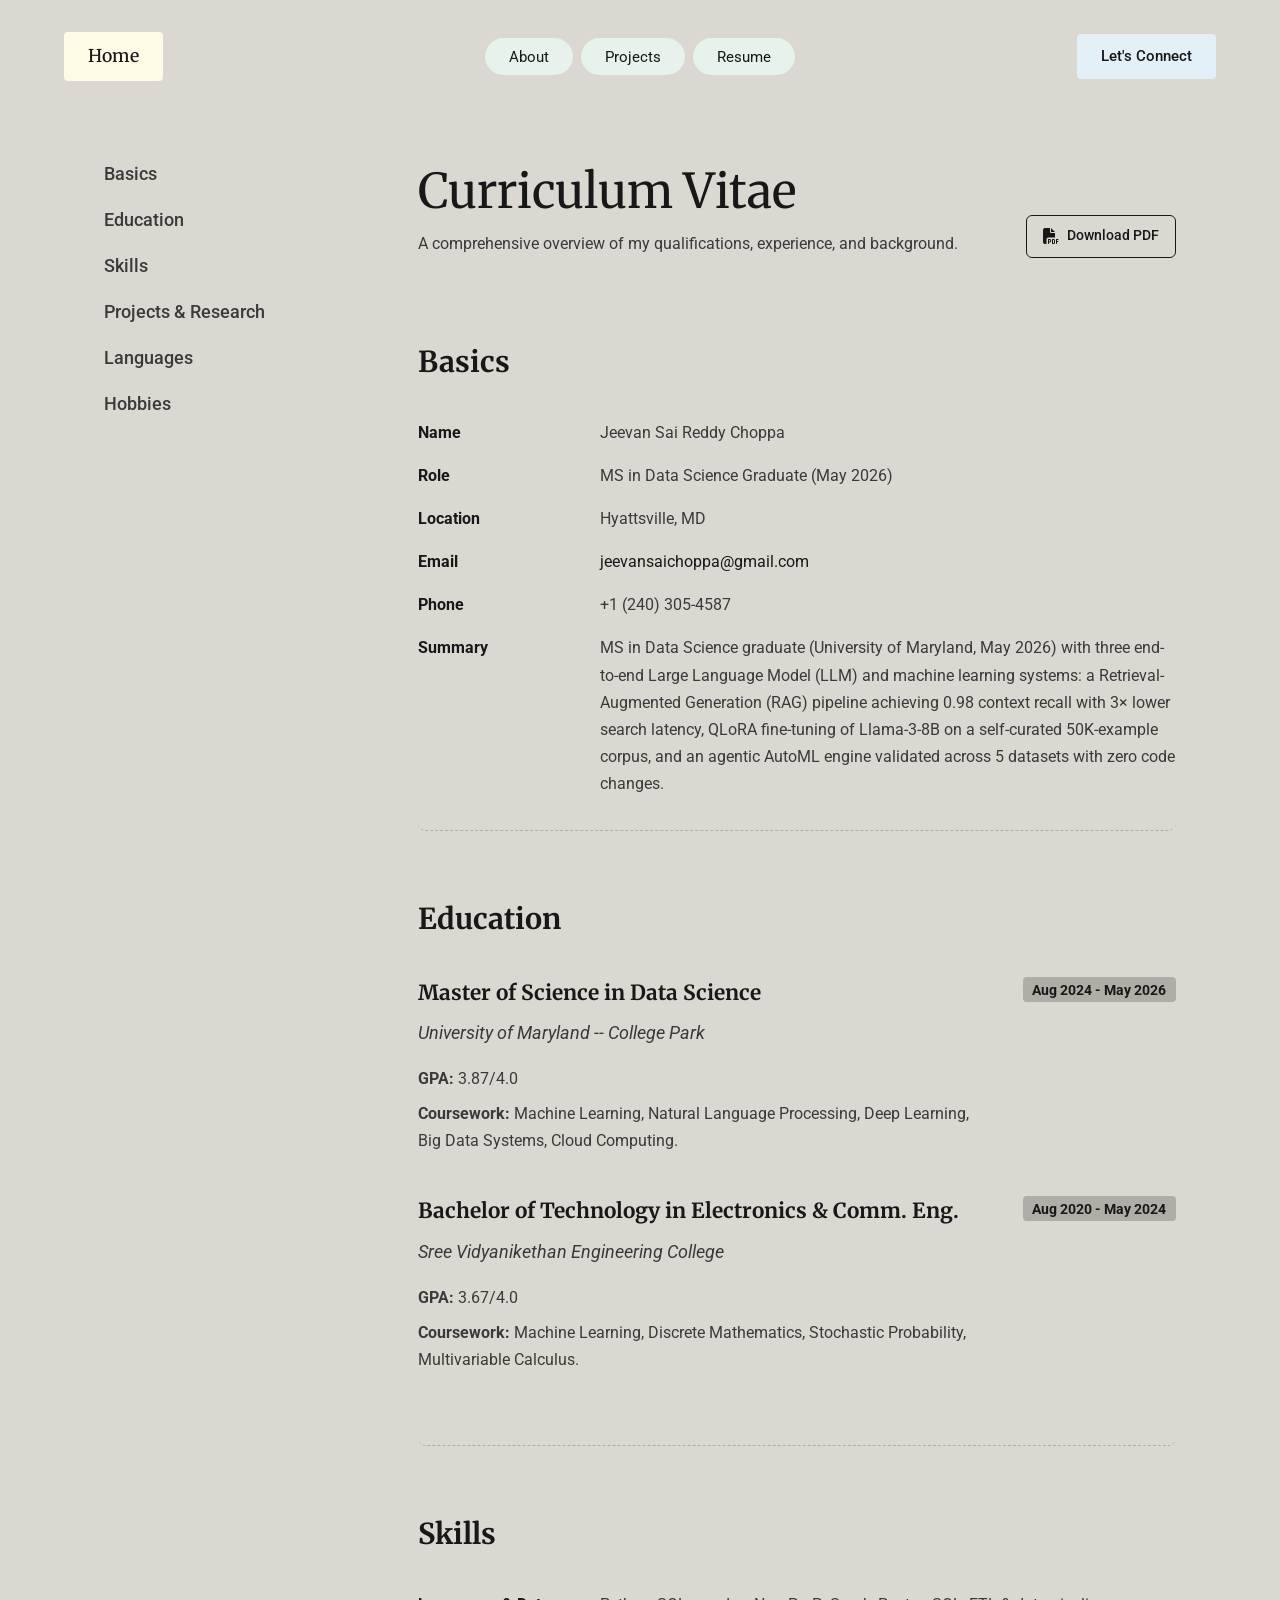
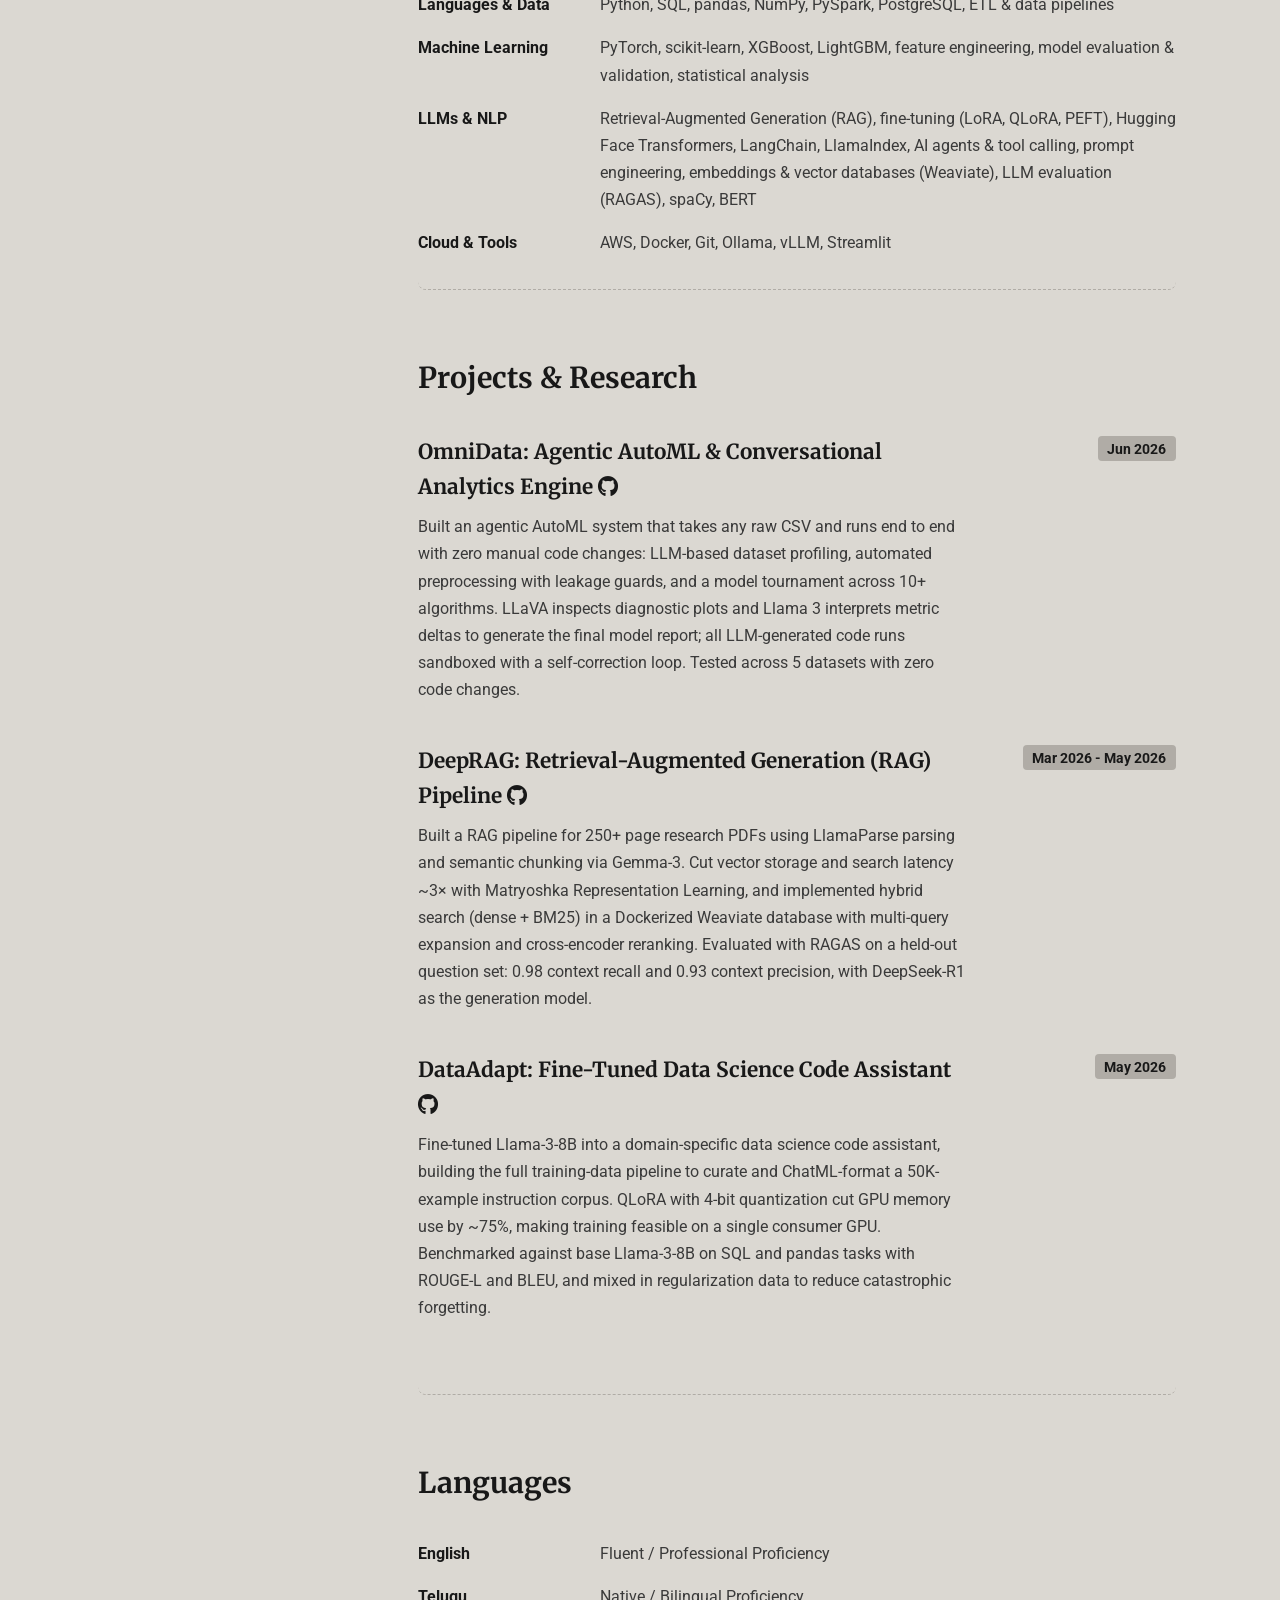
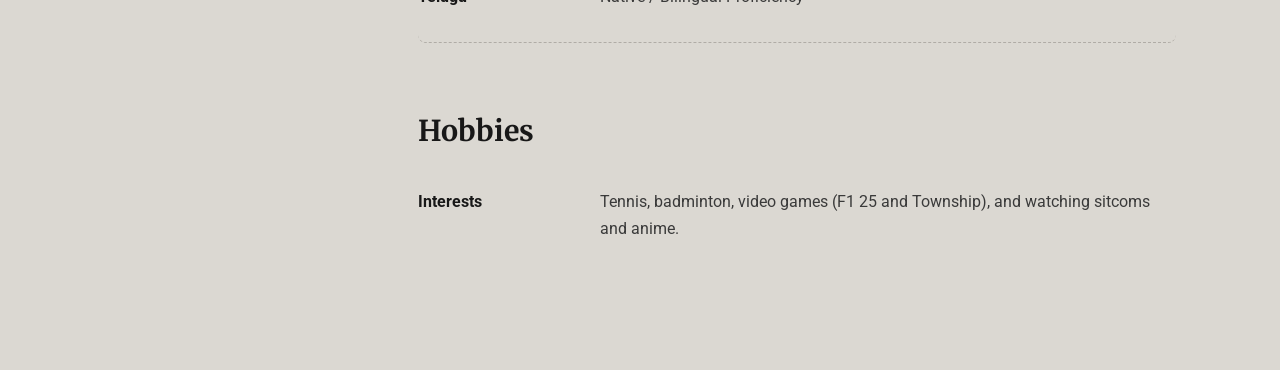
<file: resume.html>
<!DOCTYPE html>
<html lang="en">
<head>
    <meta charset="UTF-8">
    <meta name="viewport" content="width=device-width, initial-scale=1.0">
    <title>Jeevan Sai Reddy Choppa | Resume</title>
    <meta name="description" content="Resume of Jeevan Sai Reddy Choppa">
    <link rel="stylesheet" href="style.css?v=12">
    <link href="https://fonts.googleapis.com/css2?family=Merriweather:wght@300;400;700&family=Roboto:wght@300;400;500;700&display=swap" rel="stylesheet">
    <link rel="stylesheet" href="https://cdnjs.cloudflare.com/ajax/libs/font-awesome/6.4.0/css/all.min.css">
</head>
<body>

    <nav>
        <div class="nav-container">
            <a href="index.html" class="logo">Home</a>
            <ul class="nav-links">
                <li><a href="index.html">About</a></li>
                <li><a href="projects.html">Projects</a></li>
                <li><a href="resume.html">Resume</a></li>
            </ul>
            <a href="index.html#contact" class="btn-connect">Let's Connect</a>
        </div>
    </nav>

    <div class="resume-page-container">
        <!-- Sidebar Navigation -->
        <aside class="resume-sidebar">
            <ul class="sidebar-links">
                <li><a href="#cv-basics">Basics</a></li>
                <li><a href="#cv-education">Education</a></li>
                <li><a href="#cv-skills">Skills</a></li>
                <li><a href="#cv-projects">Projects & Research</a></li>
                <li><a href="#cv-languages">Languages</a></li>
                <li><a href="#cv-hobbies">Hobbies</a></li>
            </ul>
        </aside>

        <!-- Main Content -->
        <main class="resume-content">
            <div class="resume-title" style="display: flex; justify-content: space-between; align-items: flex-end; margin-bottom: 3rem;">
                <div>
                    <h1 class="beautiful-title" style="text-align: left; margin-bottom: 0.5rem;">Curriculum Vitae</h1>
                    <p style="color: var(--text-muted); margin-bottom: 0;">A comprehensive overview of my qualifications, experience, and background.</p>
                </div>
                <a href="download.pdf" target="_blank" class="btn btn-outline" title="Download PDF" style="white-space: nowrap;"><i class="fa-solid fa-file-pdf"></i> Download PDF</a>
            </div>

            <!-- Basics Section -->
            <section id="cv-basics" class="cv-section">
                <h2>Basics</h2>
                <div class="cv-grid">
                    <div class="cv-label">Name</div>
                    <div class="cv-value">Jeevan Sai Reddy Choppa</div>
                    
                    <div class="cv-label">Role</div>
                    <div class="cv-value">MS in Data Science Graduate (May 2026)</div>
                    
                    <div class="cv-label">Location</div>
                    <div class="cv-value">Hyattsville, MD</div>
                    
                    <div class="cv-label">Email</div>
                    <div class="cv-value"><a href="mailto:jeevansaichoppa@gmail.com">jeevansaichoppa@gmail.com</a></div>
                    
                    <div class="cv-label">Phone</div>
                    <div class="cv-value">+1 (240) 305-4587</div>
                    
                    <div class="cv-label">Summary</div>
                    <div class="cv-value">MS in Data Science graduate (University of Maryland, May 2026) with three end-to-end Large Language Model (LLM) and machine learning systems: a Retrieval-Augmented Generation (RAG) pipeline achieving 0.98 context recall with 3&times; lower search latency, QLoRA fine-tuning of Llama-3-8B on a self-curated 50K-example corpus, and an agentic AutoML engine validated across 5 datasets with zero code changes.</div>
                </div>
            </section>

            <!-- Education Section -->
            <section id="cv-education" class="cv-section">
                <h2>Education</h2>
                
                <div class="cv-item">
                    <div class="cv-item-left">
                        <span class="cv-date">Aug 2024 - May 2026</span>
                    </div>
                    <div class="cv-item-right">
                        <h3 class="cv-item-title">Master of Science in Data Science</h3>
                        <p class="cv-item-subtitle">University of Maryland -- College Park</p>
                        <p class="cv-item-desc"><strong>GPA:</strong> 3.87/4.0</p>
                        <p class="cv-item-desc"><strong>Coursework:</strong> Machine Learning, Natural Language Processing, Deep Learning, Big Data Systems, Cloud Computing.</p>
                    </div>
                </div>

                <div class="cv-item">
                    <div class="cv-item-left">
                        <span class="cv-date">Aug 2020 - May 2024</span>
                    </div>
                    <div class="cv-item-right">
                        <h3 class="cv-item-title">Bachelor of Technology in Electronics & Comm. Eng.</h3>
                        <p class="cv-item-subtitle">Sree Vidyanikethan Engineering College</p>
                        <p class="cv-item-desc"><strong>GPA:</strong> 3.67/4.0</p>
                        <p class="cv-item-desc"><strong>Coursework:</strong> Machine Learning, Discrete Mathematics, Stochastic Probability, Multivariable Calculus.</p>
                    </div>
                </div>
            </section>

            <!-- Skills Section -->
            <section id="cv-skills" class="cv-section">
                <h2>Skills</h2>
                <div class="cv-grid">
                    <div class="cv-label">Languages & Data</div>
                    <div class="cv-value">Python, SQL, pandas, NumPy, PySpark, PostgreSQL, ETL & data pipelines</div>
                    
                    <div class="cv-label">Machine Learning</div>
                    <div class="cv-value">PyTorch, scikit-learn, XGBoost, LightGBM, feature engineering, model evaluation & validation, statistical analysis</div>
                    
                    <div class="cv-label">LLMs & NLP</div>
                    <div class="cv-value">Retrieval-Augmented Generation (RAG), fine-tuning (LoRA, QLoRA, PEFT), Hugging Face Transformers, LangChain, LlamaIndex, AI agents & tool calling, prompt engineering, embeddings & vector databases (Weaviate), LLM evaluation (RAGAS), spaCy, BERT</div>
                    
                    <div class="cv-label">Cloud & Tools</div>
                    <div class="cv-value">AWS, Docker, Git, Ollama, vLLM, Streamlit</div>
                </div>
            </section>

            <!-- Projects Section -->
            <section id="cv-projects" class="cv-section">
                <h2>Projects & Research</h2>
                
                <div class="cv-item">
                    <div class="cv-item-left">
                        <span class="cv-date">Jun 2026</span>
                    </div>
                    <div class="cv-item-right">
                        <h3 class="cv-item-title">OmniData: Agentic AutoML & Conversational Analytics Engine <a href="https://github.com/choppaJeevan/Omni-Data-Agentic-AutoML-Conversational-Analytics-Engine" target="_blank" title="View on GitHub"><i class="fa-brands fa-github"></i></a></h3>
                        <p class="cv-item-desc">Built an agentic AutoML system that takes any raw CSV and runs end to end with zero manual code changes: LLM-based dataset profiling, automated preprocessing with leakage guards, and a model tournament across 10+ algorithms. LLaVA inspects diagnostic plots and Llama 3 interprets metric deltas to generate the final model report; all LLM-generated code runs sandboxed with a self-correction loop. Tested across 5 datasets with zero code changes.</p>
                    </div>
                </div>

                <div class="cv-item">
                    <div class="cv-item-left">
                        <span class="cv-date">Mar 2026 - May 2026</span>
                    </div>
                    <div class="cv-item-right">
                        <h3 class="cv-item-title">DeepRAG: Retrieval-Augmented Generation (RAG) Pipeline <a href="https://github.com/choppaJeevan/DeepRAG-Retrieval-Augmented-Generation-RAG-Pipeline" target="_blank" title="View on GitHub"><i class="fa-brands fa-github"></i></a></h3>
                        <p class="cv-item-desc">Built a RAG pipeline for 250+ page research PDFs using LlamaParse parsing and semantic chunking via Gemma-3. Cut vector storage and search latency ~3&times; with Matryoshka Representation Learning, and implemented hybrid search (dense + BM25) in a Dockerized Weaviate database with multi-query expansion and cross-encoder reranking. Evaluated with RAGAS on a held-out question set: 0.98 context recall and 0.93 context precision, with DeepSeek-R1 as the generation model.</p>
                    </div>
                </div>

                <div class="cv-item">
                    <div class="cv-item-left">
                        <span class="cv-date">May 2026</span>
                    </div>
                    <div class="cv-item-right">
                        <h3 class="cv-item-title">DataAdapt: Fine-Tuned Data Science Code Assistant <a href="https://github.com/choppaJeevan/DataAdapt-Fine-Tuned-Data-Science-Code-Assistant" target="_blank" title="View on GitHub"><i class="fa-brands fa-github"></i></a></h3>
                        <p class="cv-item-desc">Fine-tuned Llama-3-8B into a domain-specific data science code assistant, building the full training-data pipeline to curate and ChatML-format a 50K-example instruction corpus. QLoRA with 4-bit quantization cut GPU memory use by ~75%, making training feasible on a single consumer GPU. Benchmarked against base Llama-3-8B on SQL and pandas tasks with ROUGE-L and BLEU, and mixed in regularization data to reduce catastrophic forgetting.</p>
                    </div>
                </div>
            </section>

            <!-- Languages Section -->
            <section id="cv-languages" class="cv-section">
                <h2>Languages</h2>
                <div class="cv-grid">
                    <div class="cv-label">English</div>
                    <div class="cv-value">Fluent / Professional Proficiency</div>
                    
                    <div class="cv-label">Telugu</div>
                    <div class="cv-value">Native / Bilingual Proficiency</div>
                </div>
            </section>

            <!-- Hobbies Section -->
            <section id="cv-hobbies" class="cv-section" style="border-bottom: none;">
                <h2>Hobbies</h2>
                <div class="cv-grid">
                    <div class="cv-label">Interests</div>
                    <div class="cv-value">Tennis, badminton, video games (F1 25 and Township), and watching sitcoms and anime.</div>
                </div>
            </section>

        </main>
    </div>

</body>
</html>
</file>
<file: style.css>
:root {
    --bg-main: #dbd8d2; /* Elegant warm matte greige from reference */
    --bg-secondary: transparent; 
    --text-main: #181818; /* Rich charcoal */
    --text-muted: #3a3a3a; /* Dark grey */
    --primary: #181818; 
    --primary-hover: #000000;
    --border: #b0aca6;
}

* {
    margin: 0;
    padding: 0;
    box-sizing: border-box;
    scroll-behavior: smooth;
}

body {
    font-family: 'Roboto', sans-serif;
    background: var(--bg-main);
    background-attachment: fixed;
    color: var(--text-main);
    line-height: 1.7;
    overflow-x: hidden;
}

h1, h2, h3, h4, h5, h6, .logo {
    font-family: 'Merriweather', serif;
    color: var(--text-main);
}

a {
    color: var(--primary);
    text-decoration: none;
    transition: color 0.2s ease;
}

a:hover {
    color: var(--primary-hover);
}

/* Utilities */
.section {
    padding: 5rem 10%;
    max-width: 1400px;
    margin: 0 auto;
}

.section-title {
    font-size: 2.2rem;
    margin-bottom: 2.5rem;
    position: relative;
    display: inline-block;
}

.section-title::after {
    content: '';
    display: block;
    width: 50px;
    height: 3px;
    background: var(--primary);
    margin-top: 10px;
}

.card {
    background: transparent;
    border: none;
    padding: 2rem 0;
    box-shadow: none;
}

.card:hover {
    box-shadow: none;
}

/* Navigation */
nav {
    position: absolute;
    top: 0;
    width: 100%;
    padding: 2rem 5%;
    z-index: 100;
    background: transparent;
}

.nav-container {
    display: grid;
    grid-template-columns: 1fr auto 1fr;
    align-items: center;
    max-width: 1400px;
    margin: 0 auto;
}

.logo {
    justify-self: start;
    font-size: 1.1rem;
    font-weight: 500;
    color: #181818;
    background: #fdfae5;
    padding: 0.6rem 1.5rem;
    border-radius: 4px;
}

.nav-links {
    display: flex;
    list-style: none;
    gap: 0.5rem;
}

.nav-links a {
    color: #181818;
    background: #e6f2eb;
    padding: 0.6rem 1.5rem;
    border-radius: 30px;
    font-weight: 400;
    font-size: 0.95rem;
}

.btn-connect {
    justify-self: end;
    background: #e3f0f7;
    padding: 0.6rem 1.5rem;
    border-radius: 4px;
    color: #181818;
    font-weight: 500;
    font-size: 0.95rem;
}

/* Hero & About Split Layout */
.hero-about-section {
    padding-top: 8rem;
    padding-bottom: 5rem;
}

.hero-name {
    font-size: 4rem;
    text-align: center;
    margin-bottom: 4rem;
    color: var(--primary);
}

.hero-about-split {
    display: flex;
    align-items: center;
    gap: 5rem;
}

.profile-column {
    flex: 1;
    max-width: 400px;
}

.profile-img-container {
    width: 100%;
    aspect-ratio: 1/1;
    border-radius: 12px;
    overflow: hidden;
    box-shadow: 0 10px 30px rgba(0,0,0,0.08);
    background-color: var(--bg-secondary);
    display: flex;
    justify-content: center;
    align-items: center;
    font-size: 6rem;
    color: var(--border);
    border: 1px solid var(--border);
}

.profile-img-container img {
    width: 100%;
    height: 100%;
    object-fit: cover;
    user-select: none;
    -webkit-user-select: none;
    -webkit-user-drag: none;
    pointer-events: none;
}

.about-column {
    flex: 2;
}

.subtitle {
    font-size: 1.5rem;
    color: var(--text-muted);
    font-weight: 400;
    margin-bottom: 2rem;
}

.about-text {
    font-size: 1.15rem;
    color: var(--text-main);
    line-height: 1.8;
    text-align: justify;
    hyphens: auto;
    -webkit-hyphens: auto;
}

.about-text p {
    margin-bottom: 0.9rem;
}

/* Resume Page Layout */
.resume-page-container {
    max-width: 1200px;
    margin: 0 auto 4rem auto;
    padding: 10rem 5% 0 5%;
    display: flex;
    flex-direction: row;
    gap: 4rem;
    align-items: flex-start;
}
.resume-sidebar {
    width: 250px;
    position: sticky;
    top: 100px;
}
.sidebar-links {
    list-style: none;
}
.sidebar-links li {
    margin-bottom: 1rem;
}
.sidebar-links a {
    color: var(--text-muted);
    font-size: 1.1rem;
    font-weight: 500;
}
.sidebar-links a:hover {
    color: var(--text-main);
}
.resume-content {
    flex: 1;
}
.resume-title {
    margin-bottom: 3rem;
}
.resume-title h1 {
    font-size: 3rem;
    margin-bottom: 1rem;
}
.cv-section {
    background: transparent;
    border-radius: 8px;
    padding: 2rem 0;
    margin-bottom: 2rem;
    border-bottom: 1px dashed var(--border);
}
.cv-section h2 {
    font-size: 1.8rem;
    color: var(--text-main);
    margin-bottom: 2rem;
}
.cv-grid {
    display: grid;
    grid-template-columns: 150px 1fr;
    gap: 1rem 2rem;
    align-items: baseline;
}
.cv-label {
    font-weight: 700;
    color: var(--text-main);
}
.cv-value {
    color: var(--text-muted);
}
.cv-item {
    display: flex;
    flex-direction: row-reverse;
    gap: 2rem;
    margin-bottom: 2rem;
}
.cv-item-left {
    flex: 0 0 175px;
    text-align: right;
}
.cv-item-right {
    flex: 1;
}
.cv-item-title {
    font-size: 1.3rem;
    color: var(--text-main);
    margin-bottom: 0.5rem;
}
.cv-item-subtitle {
    font-size: 1.1rem;
    color: var(--text-muted);
    margin-bottom: 1rem;
    font-style: italic;
}
.cv-item-desc {
    color: var(--text-muted);
    margin-bottom: 0.5rem;
}

/* Projects (Stacked Layout) */
.projects-list {
    display: flex;
    flex-direction: column;
    gap: 2.5rem;
    max-width: 900px;
    margin: 0 auto;
}

.project-card {
    display: flex;
    flex-direction: column;
    align-items: stretch;
    padding: 2rem;
    overflow: hidden;
}

.beautiful-title {
    font-size: 2.2rem;
    font-family: 'Merriweather', serif;
    font-weight: 400;
    color: var(--text-main);
    line-height: 1.3;
    margin-bottom: 0.5rem;
    text-align: center;
}

.project-header {
    margin-bottom: 1rem;
    display: flex;
    justify-content: center;
    align-items: center;
}

.project-content p {
    color: var(--text-muted);
    margin-bottom: 2rem;
    flex-grow: 1;
    text-align: center;
    max-width: 700px;
    margin-left: auto;
    margin-right: auto;
}

/* Buttons */
.project-actions {
    display: flex;
    gap: 1rem;
    flex-wrap: wrap;
    justify-content: center;
    margin-top: auto;
}

.cv-date {
    background: var(--border);
    color: var(--primary);
    padding: 0.3rem 0.6rem;
    border-radius: 4px;
    font-size: 0.85rem;
    font-weight: 700;
    white-space: nowrap;
}

.btn {
    padding: 0.5rem 1rem;
    border-radius: 6px;
    font-size: 0.9rem;
    font-weight: 500;
    cursor: pointer;
    border: none;
    transition: all 0.2s ease;
    display: inline-flex;
    align-items: center;
    gap: 8px;
    font-family: 'Roboto', sans-serif;
}

.btn i {
    font-size: 1rem;
}

.btn {
    background-color: var(--primary);
    color: white;
}
.btn:hover {
    background-color: var(--primary-hover);
    color: white;
    text-decoration: none;
}

.btn-secondary {
    background-color: var(--bg-secondary);
    color: var(--text-main);
    border: 1px solid var(--border);
}
.btn-secondary:hover {
    background-color: var(--border);
    color: var(--text-main);
}

.btn-outline {
    background-color: transparent;
    color: var(--primary);
    border: 1px solid var(--primary);
}
.btn-outline:hover {
    background-color: var(--primary);
    color: white;
}

/* Modals */
.modal {
    display: none;
    position: fixed;
    z-index: 1000;
    left: 0;
    top: 0;
    width: 100%;
    height: 100%;
    background-color: rgba(0, 0, 0, 0.6);
    backdrop-filter: blur(4px);
    overflow-y: auto;
    padding: 50px 20px;
}

.modal-content {
    margin: auto;
    width: 100%;
    max-width: 850px;
    background: #fdfae5; /* Solid background to prevent text bleeding */
    border-radius: 8px;
    position: relative;
    padding: 3rem;
    box-shadow: 0 20px 40px rgba(0,0,0,0.2);
    animation: modalFadeIn 0.3s ease-out;
}

@keyframes modalFadeIn {
    from { opacity: 0; transform: translateY(-20px); }
    to { opacity: 1; transform: translateY(0); }
}

.close-btn {
    position: absolute;
    top: 20px;
    right: 30px;
    color: var(--text-muted);
    font-size: 2.5rem;
    line-height: 1;
    font-weight: 300;
    cursor: pointer;
}

.close-btn:hover {
    color: var(--text-main);
}

.readme-header {
    font-size: 0.9rem;
    color: var(--text-muted);
    text-transform: uppercase;
    letter-spacing: 1px;
    margin-bottom: 1rem;
    display: flex;
    align-items: center;
    gap: 8px;
    border-bottom: 1px solid var(--border);
    padding-bottom: 0.5rem;
}

.modal-content h2 {
    color: var(--text-main);
    margin-bottom: 1.5rem;
    font-size: 1.8rem;
    padding-right: 2rem;
}

.modal-body ul {
    list-style-position: outside;
    margin-left: 1.5rem;
    margin-bottom: 2.5rem;
}

.modal-body li {
    margin-bottom: 1rem;
    color: var(--text-muted);
    line-height: 1.7;
}

.modal-body strong {
    color: var(--text-main);
}

.overview-content h3 {
    color: var(--text-main);
    font-size: 1.25rem;
    margin: 2rem 0 0.75rem;
}

.overview-content h4 {
    color: var(--text-main);
    font-size: 1.05rem;
    margin: 1.5rem 0 0.5rem;
}

.overview-content p {
    color: var(--text-muted);
    line-height: 1.7;
    margin-bottom: 1rem;
}

.overview-content code {
    background: var(--bg-main);
    border: 1px solid var(--border);
    border-radius: 4px;
    padding: 0.1rem 0.35rem;
    font-size: 0.9em;
    color: var(--text-main);
}

.overview-table {
    width: 100%;
    border-collapse: collapse;
    margin: 1rem 0 2rem;
    font-size: 0.95rem;
}

.overview-table th,
.overview-table td {
    border: 1px solid var(--border);
    padding: 0.75rem 1rem;
    text-align: left;
    color: var(--text-muted);
}

.overview-table th {
    background: var(--bg-main);
    color: var(--text-main);
    font-weight: 600;
}

.overview-table td code {
    font-size: 0.85em;
}

.modal-content-wide {
    max-width: 1100px;
}

.flowchart-container {
    background: var(--bg-main);
    border-radius: 8px;
    padding: 1rem;
    margin-top: 1rem;
    border: 1px solid var(--border);
    overflow-x: auto;
    text-align: center;
}

.flowchart-image {
    max-width: 100%;
    height: auto;
    border-radius: 6px;
}

.mermaid-container {
    background: var(--bg-main);
    border-radius: 8px;
    padding: 1.5rem;
    margin-top: 1rem;
    border: 1px solid var(--border);
    overflow-x: auto;
    display: flex;
    justify-content: center;
}

/* Footer & Cartoons */
.footer {
    padding: 4rem 10%;
    background: transparent;
    border-top: 1px dashed var(--border);
    text-align: center;
}

.footer-title {
    font-size: 1.8rem;
    margin-bottom: 2rem;
}

.footer-cartoon-container {
    display: flex;
    flex-direction: column;
    align-items: center;
    gap: 1.5rem;
    margin-bottom: 3rem;
}

.contact-icons {
    display: flex;
    justify-content: center;
    gap: 2rem;
    font-size: 1.2rem;
}

.contact-icons a {
    display: flex;
    flex-direction: column;
    align-items: center;
    gap: 5px;
    color: var(--text-muted);
    font-weight: 500;
    transition: color 0.3s, transform 0.3s;
}

.contact-icons a svg {
    width: 2rem;
    height: 2rem;
}

.contact-icons a:hover {
    color: var(--primary);
    transform: translateY(-3px);
}

.copyright {
    color: var(--text-muted);
    font-size: 0.9rem;
    margin-top: 2rem;
}

/* Animations */
.slide-up {
    animation: slideUpFade 1.2s cubic-bezier(0.2, 0.8, 0.2, 1) forwards;
    opacity: 0;
    transform: translateY(50px);
}

@keyframes slideUpFade {
    to {
        opacity: 1;
        transform: translateY(0);
    }
}

/* Responsive */
@media (max-width: 992px) {
    .hero-name {
        font-size: 3rem;
    }
    .hero-about-split {
        flex-direction: column;
        align-items: center;
        text-align: center;
    }
    

}

@media (max-width: 768px) {
    .nav-container {
        display: flex;
        justify-content: center;
    }
    .logo,
    .btn-connect {
        display: none;
    }
    .hero-name {
        font-size: 2.2rem;
    }
    .contact-icons {
        flex-direction: column;
        gap: 1rem;
    }
}
</file>
